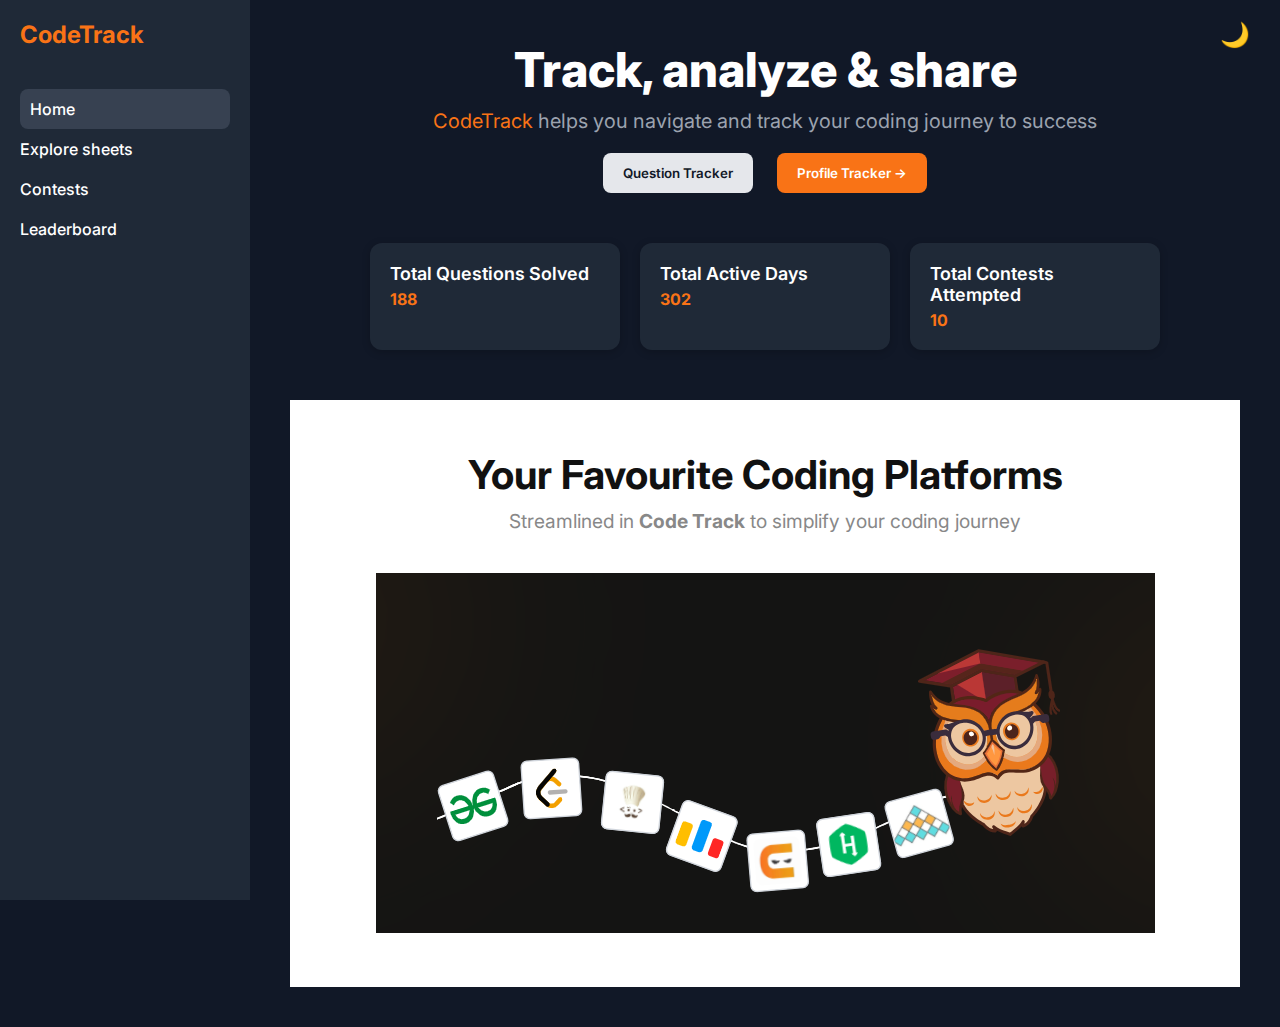
<file: index.html>
<!DOCTYPE html>
<html lang="en">

<head>
  <meta charset="UTF-8">
  <meta name="viewport" content="width=device-width, initial-scale=1.0">
  <title>CodeTrack - Contest Tracker</title>
  <link href="https://fonts.googleapis.com/css2?family=Inter:wght@400;600;800&display=swap" rel="stylesheet">
  <style>
    :root {
      --bg-color: #111827;
      --text-color: #ffffff;
      --sidebar-color: #1f2937;
      --hover-color: #374151;
      --accent-color: #f97316;
    }

    body.light {
      --bg-color: #ffffff;
      --text-color: #1f2937;
      --sidebar-color: #f3f4f6;
      --hover-color: #e5e7eb;
      --accent-color: #ef4444;
    }

    * {
      margin: 0;
      padding: 0;
      box-sizing: border-box;
      font-family: 'Inter', sans-serif;
    }

    body {
      background-color: var(--bg-color);
      color: var(--text-color);
      display: flex;
      transition: background-color 0.3s, color 0.3s;
    }

    /* Sidebar */
    aside {
      width: 250px;
      background-color: var(--sidebar-color);
      height: 100vh;
      padding: 20px;
    }

    aside h1 {
      font-size: 24px;
      color: var(--accent-color);
      margin-bottom: 40px;
    }

    nav a {
      display: block;
      padding: 10px 0;
      color: var(--text-color);
      text-decoration: none;
      font-weight: 500;
    }

    nav a:hover,
    nav a.active {
      background-color: var(--hover-color);
      border-radius: 8px;
      padding-left: 10px;
    }

    /* Theme icon in top-right corner */
    .theme-icon {
      position: fixed;
      top: 20px;
      right: 30px;
      font-size: 24px;
      cursor: pointer;
      color: var(--accent-color);
      transition: transform 0.3s;
    }

    .theme-icon:hover {
      transform: rotate(20deg);
    }

    main {
      flex-grow: 1;
      padding: 40px;
    }

    .hero {
      text-align: center;
      margin-bottom: 50px;
    }

    .hero h1 {
      font-size: 48px;
      font-weight: 800;
      margin-bottom: 10px;
    }

    .hero span {
      color: var(--accent-color);
    }

    .hero p {
      font-size: 20px;
      color: #9ca3af;
      margin-bottom: 20px;
    }

    .hero .buttons button {
      padding: 12px 20px;
      margin: 0 10px;
      font-weight: 600;
      border-radius: 8px;
      border: none;
      cursor: pointer;
    }

    .btn-question {
      background: #e5e7eb;
      color: #111827;
    }

    .btn-profile {
      background: var(--accent-color);
      color: #fff;
    }

    .cards-preview {
      display: flex;
      justify-content: center;
      gap: 20px;
      flex-wrap: wrap;
      margin-bottom: 50px;
    }

    .preview-box {
      background: var(--sidebar-color);
      padding: 20px;
      border-radius: 12px;
      box-shadow: 0 2px 8px rgba(0, 0, 0, 0.2);
      width: 250px;
      color: var(--text-color);
      color: #f97316;
    }

     .cards-preview .preview-box a {
  color: white !important;     /* forces the color to apply */
  text-decoration: none;
  font-size: 18px;
  font-weight: 600;
  display: inline-block;
  margin-bottom: 5px;
  transition: color 0.3s ease;
}

.cards-preview .preview-box a:hover {
  color: #e98137 !important;   /* hover color */
  text-decoration: underline;
}


  </style>
</head>

<body>
  <aside>
    <h1>CodeTrack</h1>
    <nav>
      <a href="index.html" class="active">Home</a>
      <a href="sheets.html">Explore sheets</a>
      <a href="contest.html">Contests</a>
      <a href="leaderboard.html">Leaderboard</a>
    </nav>
  </aside>

  <!-- Sun/Moon Theme Icon -->
  <div class="theme-icon" id="themeIcon" onclick="toggleTheme()">🌙</div>

  <main>
    <section class="hero">
      <h1>Track, analyze & share</h1>
      <p><span>CodeTrack</span> helps you navigate and track your coding journey to success</p>
      <div class="buttons">
        <button class="btn-question">Question Tracker</button>
        <button class="btn-profile">Profile Tracker →</button>
      </div>
    </section>

    <section class="cards-preview">
      <div class="preview-box">
        <a href="/question.html">Total Questions Solved</a>
        <p><strong>188</strong></p>
      </div>

      <div class="preview-box">
        <a href="/activeDays.html">Total Active Days</a>
        <p><strong>302</strong></p>
      </div>

      <div class="preview-box">
        <a href="/TotalContest.html">Total Contests Attempted</a>
        <p><strong>10</strong></p>
      </div>

    </section>

    <section id="coding-platforms" style="padding: 50px 20px; text-align: center; background-color: white;">
      <h2 style="font-size: 2.5em; margin-bottom: 10px; color: #111;">Your Favourite Coding Platforms</h2>
      <p style="font-size: 1.2em; color: #888; margin-bottom: 40px;">
        Streamlined in <strong>Code Track</strong> to simplify your coding journey
      </p>
      <img src="/owl-black-final.PNG" alt="Coding Platforms" style="max-width: 90%; height: auto;" />
    </section>
  </main>

  <script>
    function toggleTheme() {
      document.body.classList.toggle('light');
      const icon = document.getElementById('themeIcon');
      if (document.body.classList.contains('light')) {
        icon.textContent = '☀️';
      } else {
        icon.textContent = '🌙';
      }
    }
  </script>
</body>

</html>
</file>
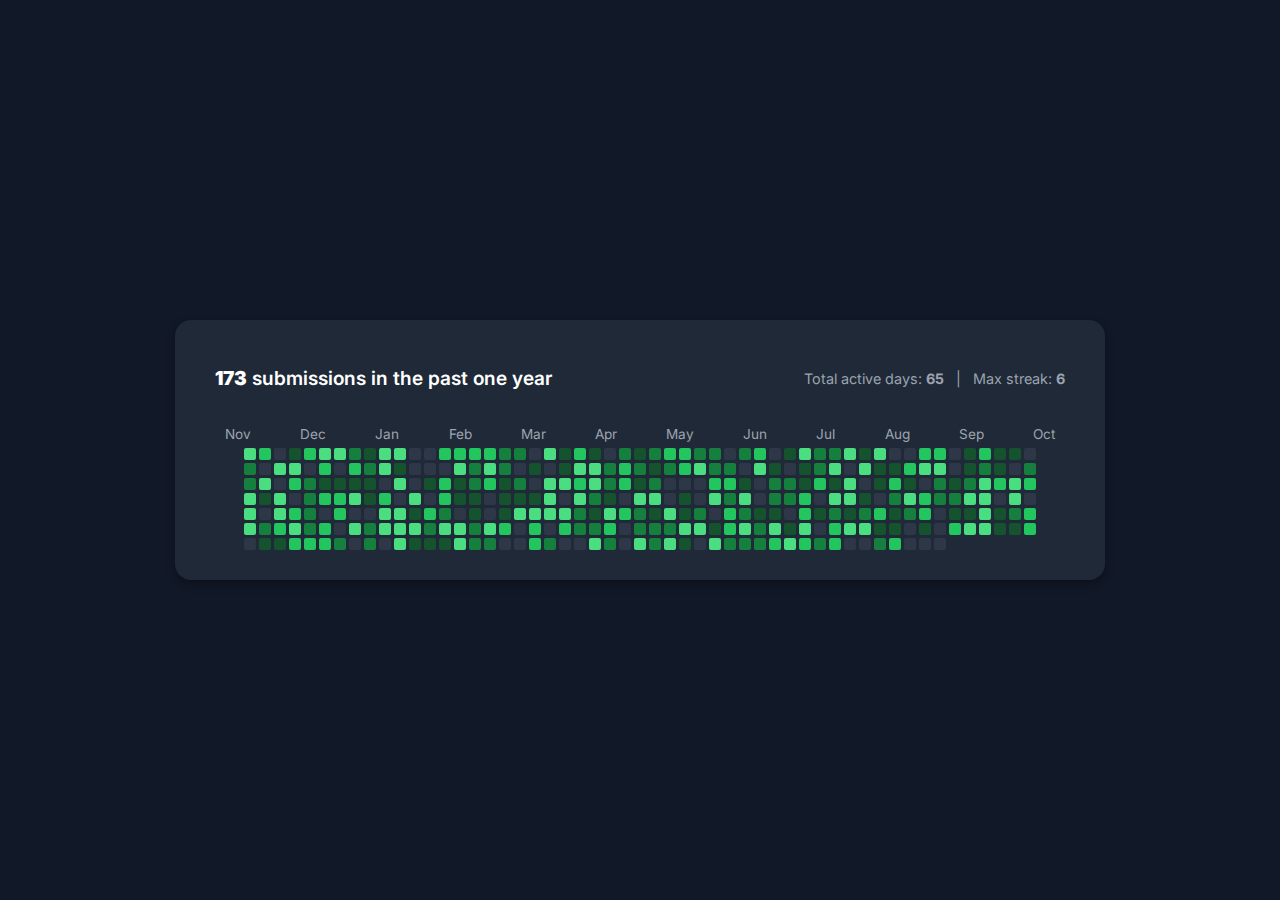
<file: activeDays.html>
<!DOCTYPE html>
<html lang="en">
<head>
  <meta charset="UTF-8">
  <meta name="viewport" content="width=device-width, initial-scale=1.0">
  <title>Active Days - CodeTrack</title>
  <link href="https://fonts.googleapis.com/css2?family=Inter:wght@400;600;800&display=swap" rel="stylesheet">
  <style>
    body {
      background-color: #111827;
      color: #fff;
      font-family: 'Inter', sans-serif;
      display: flex;
      justify-content: center;
      align-items: center;
      height: 100vh;
      margin: 0;
    }

    .heatmap-container {
      background-color: #1f2937;
      padding: 30px 40px;
      border-radius: 16px;
      box-shadow: 0 4px 10px rgba(0, 0, 0, 0.3);
      width: 90%;
      max-width: 850px;
    }

    .heatmap-header {
      display: flex;
      justify-content: space-between;
      align-items: center;
      margin-bottom: 20px;
    }

    .heatmap-header h2 {
      font-size: 1.2em;
      font-weight: 600;
    }

    .stats {
      font-size: 0.9em;
      color: #9ca3af;
    }

    .months {
      display: flex;
      justify-content: space-between;
      font-size: 0.85em;
      color: #9ca3af;
      margin-bottom: 6px;
      padding: 0 10px;
    }

    .grid {
      display: grid;
      grid-template-columns: repeat(53, 12px);
      grid-gap: 3px;
      justify-content: center;
    }

    .day {
      width: 12px;
      height: 12px;
      border-radius: 2px;
      background-color: #2d3748;
      transition: background 0.2s ease;
    }

    .level-1 { background-color: #14532d; }  /* Light green */
    .level-2 { background-color: #15803d; }  /* Medium */
    .level-3 { background-color: #22c55e; }  /* Brighter green */
    .level-4 { background-color: #4ade80; }  /* High activity */
  </style>
</head>
<body>
  <div class="heatmap-container">
    <div class="heatmap-header">
      <h2><strong>173</strong> submissions in the past one year</h2>
      <div class="stats">
        Total active days: <strong>65</strong> &nbsp;&nbsp;|&nbsp;&nbsp; Max streak: <strong>6</strong>
      </div>
    </div>

    <div class="months">
      <span>Nov</span><span>Dec</span><span>Jan</span><span>Feb</span><span>Mar</span>
      <span>Apr</span><span>May</span><span>Jun</span><span>Jul</span><span>Aug</span>
      <span>Sep</span><span>Oct</span>
    </div>

    <div class="grid" id="heatmap"></div>
  </div>

  <script>
    const grid = document.getElementById("heatmap");

    // Create 365 squares
    for (let i = 0; i < 365; i++) {
      const div = document.createElement("div");
      div.classList.add("day");

      // Randomly assign activity levels for visual variety
      const activity = Math.random();
      if (activity > 0.8) div.classList.add("level-4");
      else if (activity > 0.6) div.classList.add("level-3");
      else if (activity > 0.4) div.classList.add("level-2");
      else if (activity > 0.2) div.classList.add("level-1");

      grid.appendChild(div);
    }
  </script>
</body>
</html>
</file>
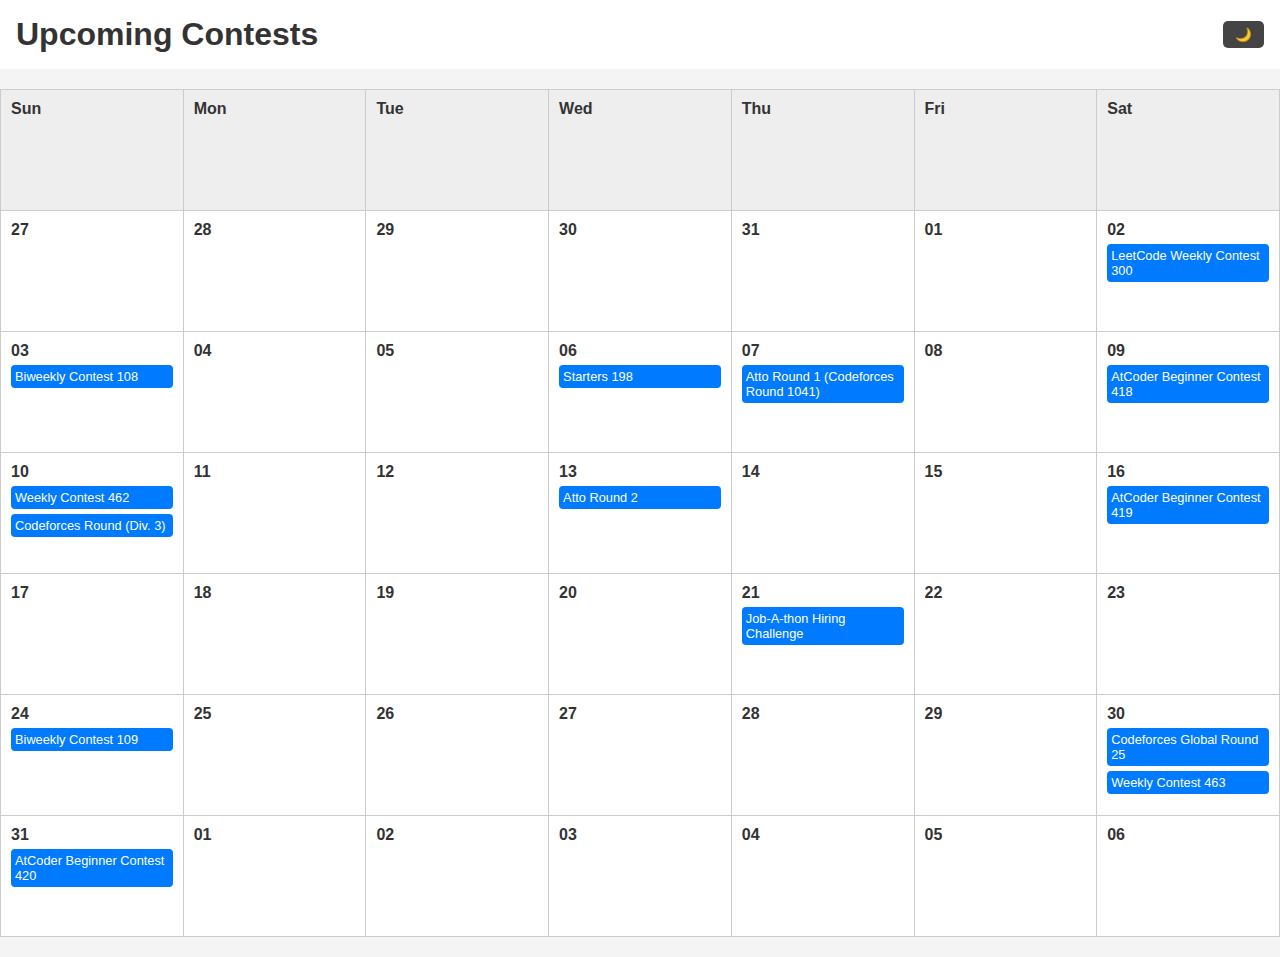
<file: contest.html>
<!DOCTYPE html>
<html lang="en">
<head>
  <meta charset="UTF-8">
  <title>CodeTrack - Calendar View</title>
  <style>
    body {
      font-family: 'Segoe UI', sans-serif;
      margin: 0;
      padding: 0;
      background-color: #f4f4f4;
      color: #333;
      transition: all 0.3s ease;
    }
    .dark-mode {
      background-color: #121212;
      color: white;
    }
    header {
      display: flex;
      justify-content: space-between;
      align-items: center;
      padding: 16px;
      background-color: #fff;
    }
    .dark-mode header {
      background-color: #222;
    }
    h1 {
      margin: 0;
    }
    .toggle-btn {
      padding: 6px 12px;
      cursor: pointer;
      border: none;
      background-color: #444;
      color: #fff;
      border-radius: 5px;
    }
    .calendar {
      width: 100%;
      border-collapse: collapse;
      margin: 20px auto;
      table-layout: fixed;
    }
    .calendar th, .calendar td {
      border: 1px solid #ccc;
      padding: 10px;
      height: 100px;
      vertical-align: top;
      text-align: left;
    }
    .calendar th {
      background-color: #eee;
    }
    .dark-mode .calendar th {
      background-color: #333;
    }
    .calendar td {
      background-color: #fff;
    }
    .dark-mode .calendar td {
      background-color: #1e1e1e;
    }
    .event {
      background-color: #007bff;
      color: white;
      padding: 4px;
      border-radius: 4px;
      font-size: 0.8em;
      margin-top: 5px;
    }
  </style>
</head>
<body>
  <header>
    <h1>Upcoming Contests</h1>
    <button class="toggle-btn" onclick="toggleDarkMode()">🌙</button>
  </header>

  <table class="calendar" id="calendar">
    <thead>
      <tr>
        <th>Sun</th><th>Mon</th><th>Tue</th><th>Wed</th><th>Thu</th><th>Fri</th><th>Sat</th>
      </tr>
    </thead>
    <tbody id="calendar-body">
      <!-- Calendar rows go here -->
    </tbody>
  </table>

  <script>
    const startDate = new Date(2025, 6, 27); // July 27, 2025

    const contests = {
      "02-08-2025": ["LeetCode Weekly Contest 300"],
      "03-08-2025": ["Biweekly Contest 108"],
      "06-08-2025": ["Starters 198"],
      "07-08-2025": ["Atto Round 1 (Codeforces Round 1041)"],
      "09-08-2025": ["AtCoder Beginner Contest 418"],
      "10-08-2025": ["Weekly Contest 462", "Codeforces Round (Div. 3)"],
      "13-08-2025": ["Atto Round 2"],
      "16-08-2025": ["AtCoder Beginner Contest 419"],
      "21-08-2025": ["Job-A-thon Hiring Challenge"],
      "24-08-2025": ["Biweekly Contest 109"],
      "30-08-2025": ["Codeforces Global Round 25", "Weekly Contest 463"],
      "31-08-2025": ["AtCoder Beginner Contest 420"]
    };

    function generateCalendar() {
      const tbody = document.getElementById("calendar-body");
      tbody.innerHTML = '';
      let day = new Date(startDate);
      for (let week = 0; week < 6; week++) {
        let row = "<tr>";
        for (let d = 0; d < 7; d++) {
          const dd = String(day.getDate()).padStart(2, '0');
          const mm = String(day.getMonth() + 1).padStart(2, '0');
          const yyyy = day.getFullYear();
          const key = `${dd}-${mm}-${yyyy}`;
          let events = "";
          if (contests[key]) {
            contests[key].forEach(name => {
              events += `<div class="event">${name}</div>`;
            });
          }
          row += `<td><strong>${dd}</strong>${events}</td>`;
          day.setDate(day.getDate() + 1);
        }
        row += "</tr>";
        tbody.innerHTML += row;
      }
    }

    function toggleDarkMode() {
      document.body.classList.toggle('dark-mode');
    }

    generateCalendar();
  </script>
</body>
</html>
</file>
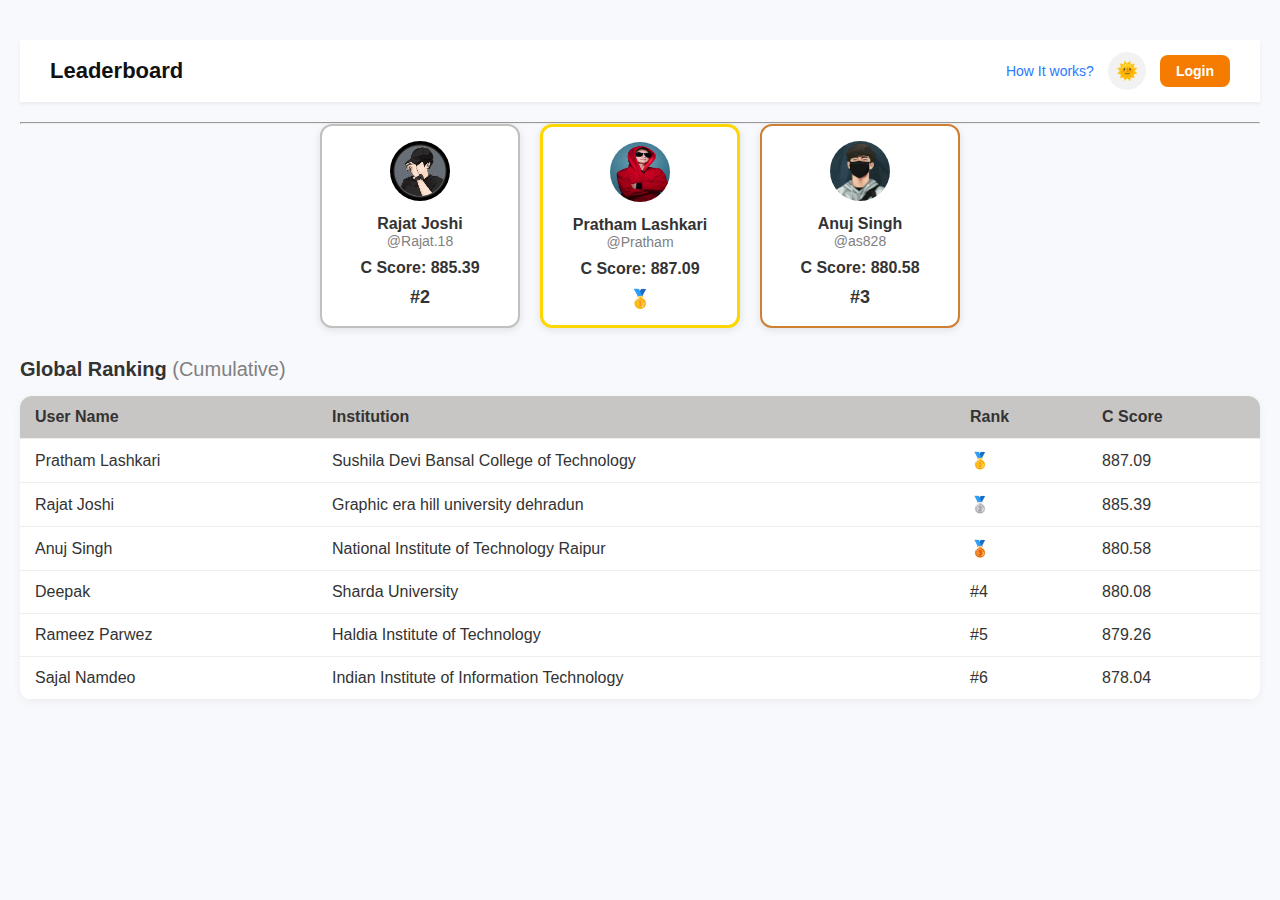
<file: leaderboard.html>
<!DOCTYPE html>
<html lang="en">
<head>
  <meta charset="UTF-8" />
  <meta name="viewport" content="width=device-width, initial-scale=1.0"/>
  <title>Leaderboard</title>
  <link rel="stylesheet" href="styleLeaderBoard.css" />
</head>
<body>
  <header>
    <!-- <h1>Leaderboard</h1> -->
  </header>
  <header class="navbar">
  <div class="nav-left">
    <h1>Leaderboard</h1>
  </div>
  <div class="nav-right">
    <a href="#" class="how-it-works">How It works?</a>
    <button class="dark-toggle" id="themeToggle">🌞</button>
    <button class="login-btn">Login</button>
  </div>
</header>
<hr />


  <section class="top-three">
    <div class="card second">
      <img src="/profile pic.jpg" alt="Rajat Joshi">
      <h3>Rajat Joshi</h3>
      <p>@Rajat.18</p>
      <div class="score">C Score: <strong>885.39</strong></div>
      <div class="rank">#2</div>
    </div>
    <div class="card first">
      <img src="/profile-pic-2.avif" alt="Pratham">
      <h3>Pratham Lashkari</h3>
      <p>@Pratham</p>
      <div class="score">C Score: <strong>887.09</strong></div>
      <div class="rank gold">🥇</div>
    </div>
    <div class="card third">
      <img src="/profile-pic-3.webp" alt="Anuj Singh">
      <h3>Anuj Singh</h3>
      <p>@as828</p>
      <div class="score">C Score: <strong>880.58</strong></div>
      <div class="rank">#3</div>
    </div>
  </section>

  <section class="global-ranking">
    <h2>Global Ranking <span>(Cumulative)</span></h2>
    <table>
      <thead>
        <tr>
          <th>User Name</th>
          <th>Institution</th>
          <th class="Rank">Rank</th>
          <th>C Score</th>
        </tr>
      </thead>
      <tbody>
        <tr>
          <td>Pratham Lashkari</td>
          <td>Sushila Devi Bansal College of Technology</td>
          <td>🥇</td>
          <td>887.09</td>
        </tr>
        <tr>
          <td>Rajat Joshi</td>
          <td>Graphic era hill university dehradun</td>
          <td>🥈</td>
          <td>885.39</td>
        </tr>
        <tr>
          <td>Anuj Singh</td>
          <td>National Institute of Technology Raipur</td>
          <td>🥉</td>
          <td>880.58</td>
        </tr>
        <tr>
          <td>Deepak</td>
          <td>Sharda University</td>
          <td>#4</td>
          <td>880.08</td>
        </tr>
        <tr>
          <td>Rameez Parwez</td>
          <td>Haldia Institute of Technology</td>
          <td>#5</td>
          <td>879.26</td>
        </tr>
        <tr>
          <td>Sajal Namdeo</td>
          <td>Indian Institute of Information Technology</td>
          <td>#6</td>
          <td>878.04</td>
        </tr>
      </tbody>
    </table>
  </section>
  <script>
  const toggleBtn = document.getElementById("themeToggle");
  toggleBtn.addEventListener("click", () => {
    document.body.classList.toggle("dark-mode");
    toggleBtn.textContent = document.body.classList.contains("dark-mode") ? "🌙" : "🌞";
  });
</script>

</body>
</html>
</file>
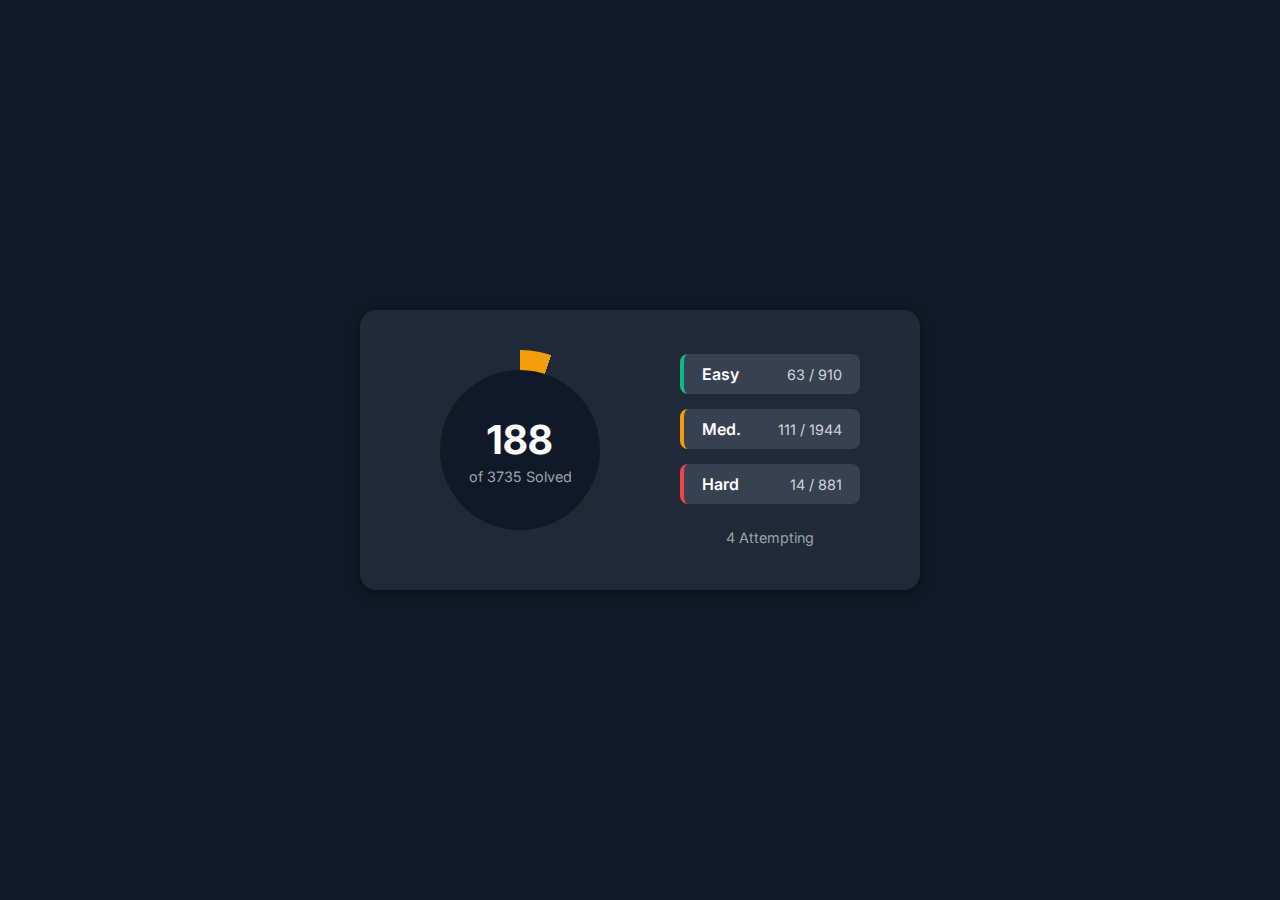
<file: question.html>
<!DOCTYPE html>
<html lang="en">
<head>
  <meta charset="UTF-8">
  <meta name="viewport" content="width=device-width, initial-scale=1.0">
  <title>Questions Solved - CodeTrack</title>
  <link href="https://fonts.googleapis.com/css2?family=Inter:wght@400;600;800&display=swap" rel="stylesheet">
  <style>
    body {
      background-color: #111827;
      color: white;
      font-family: 'Inter', sans-serif;
      display: flex;
      justify-content: center;
      align-items: center;
      height: 100vh;
      margin: 0;
    }

    .stats-container {
      background: #1f2937;
      border-radius: 16px;
      padding: 40px 60px;
      display: flex;
      gap: 60px;
      align-items: center;
      box-shadow: 0 4px 12px rgba(0,0,0,0.3);
    }

    .circle {
      position: relative;
      width: 200px;
      height: 200px;
      border-radius: 50%;
      background: conic-gradient(
        #f59e0b calc((188 / 3735) * 360deg),
        #1f2937 0
      );
      display: flex;
      align-items: center;
      justify-content: center;
    }

    .circle-inner {
      position: absolute;
      width: 160px;
      height: 160px;
      background: #111827;
      border-radius: 50%;
      display: flex;
      flex-direction: column;
      align-items: center;
      justify-content: center;
    }

    .circle-inner h1 {
      font-size: 2.5em;
      margin: 0;
    }

    .circle-inner p {
      color: #9ca3af;
      font-size: 0.9em;
      margin: 4px 0 0 0;
    }

    .difficulty-boxes {
      display: flex;
      flex-direction: column;
      gap: 15px;
    }

    .difficulty {
      background: #374151;
      padding: 10px 18px;
      border-radius: 8px;
      display: flex;
      justify-content: space-between;
      align-items: center;
      width: 140px;
    }

    .difficulty.easy {
      border-left: 4px solid #10b981;
    }
    .difficulty.medium {
      border-left: 4px solid #f59e0b;
    }
    .difficulty.hard {
      border-left: 4px solid #ef4444;
    }

    .difficulty span {
      font-weight: 600;
    }

    .difficulty p {
      margin: 0;
      font-size: 0.9em;
      color: #d1d5db;
    }

    .attempting {
      text-align: center;
      margin-top: 10px;
      color: #9ca3af;
      font-size: 0.9em;
    }
  </style>
</head>
<body>
  <div class="stats-container">
    <div class="circle">
      <div class="circle-inner">
        <h1>188</h1>
        <p>of 3735 Solved</p>
      </div>
    </div>
    <div class="difficulty-boxes">
      <div class="difficulty easy">
        <span>Easy</span>
        <p>63 / 910</p>
      </div>
      <div class="difficulty medium">
        <span>Med.</span>
        <p>111 / 1944</p>
      </div>
      <div class="difficulty hard">
        <span>Hard</span>
        <p>14 / 881</p>
      </div>
      <div class="attempting">4 Attempting</div>
    </div>
  </div>
</body>
</html>
</file>
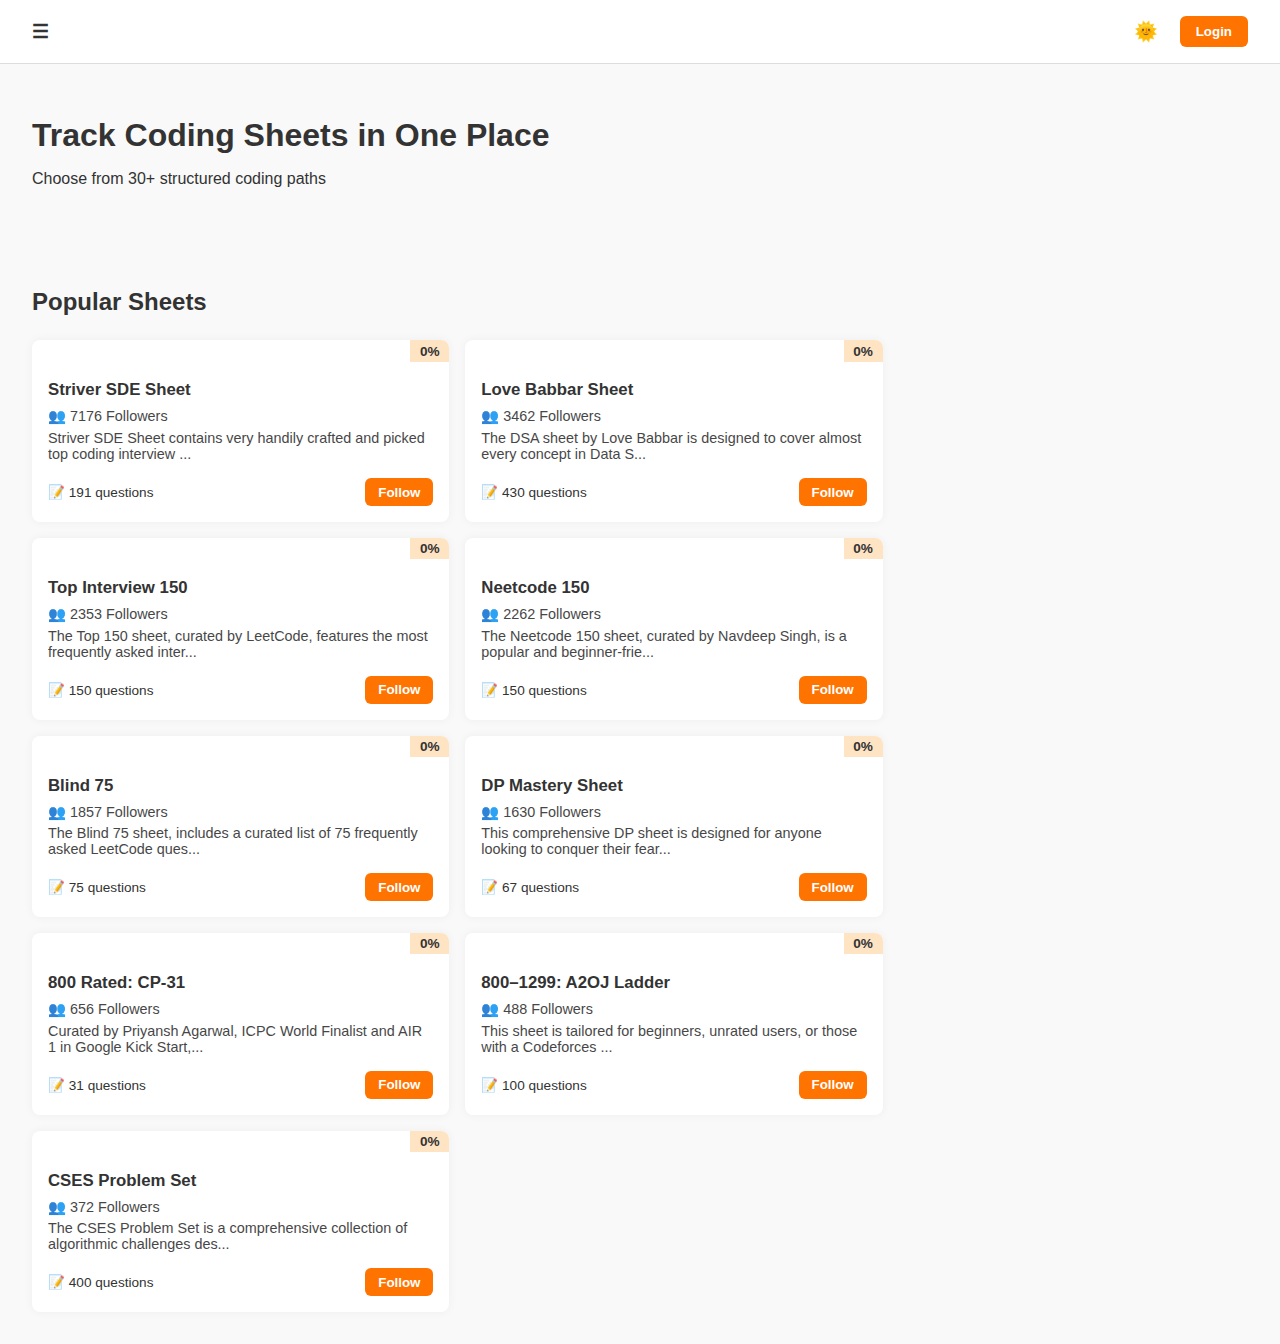
<file: sheets.html>
<!DOCTYPE html>
<html lang="en">
<head>
  <meta charset="UTF-8" />
  <meta name="viewport" content="width=device-width, initial-scale=1.0"/>
  <title>Explore Sheets - CodeTrack</title>
  <style>
    :root {
      --primary: #ff7300;
      --light-bg: #f9f9f9;
      --dark-bg: #1e1e1e;
      --light-text: #333;
      --dark-text: #f9f9f9;
      --card-bg: #fff;
      --card-dark-bg: #2c2c2c;
    }

    body {
      margin: 0;
      font-family: 'Segoe UI', sans-serif;
      background-color: var(--light-bg);
      color: var(--light-text);
      transition: all 0.3s ease;
    }

    body.dark {
      background-color: var(--dark-bg);
      color: var(--dark-text);
    }

    header {
      display: flex;
      justify-content: space-between;
      align-items: center;
      padding: 1rem 2rem;
      background-color: #fff;
      border-bottom: 1px solid #ddd;
    }

    body.dark header {
      background-color: #121212;
      border-color: #333;
    }

    .logo {
      font-size: 1.2rem;
      font-weight: bold;
    }

    .top-controls {
      display: flex;
      align-items: center;
      gap: 1rem;
    }

    .toggle-btn {
      background: none;
      border: none;
      cursor: pointer;
      font-size: 1.2rem;
    }

    .login-btn {
      background-color: var(--primary);
      color: #fff;
      border: none;
      padding: 0.5rem 1rem;
      border-radius: 6px;
      cursor: pointer;
      font-weight: 600;
    }

    .hero {
      padding: 2rem;
    }

    .hero h1 {
      margin-bottom: 0.5rem;
    }

    .sheet-section {
      padding: 2rem;
    }

    .sheet-section h2 {
      margin-bottom: 1.5rem;
      font-size: 1.5rem;
    }

    .sheet-grid {
      display: flex;
      flex-wrap: wrap;
      gap: 1rem;
    }

    .sheet-card {
      background-color: var(--card-bg);
      border-radius: 8px;
      padding: 1rem;
      width: calc(33% - 1rem);
      box-shadow: 0 0 10px rgba(0,0,0,0.05);
      position: relative;
      transition: transform 0.2s;
    }

    body.dark .sheet-card {
      background-color: var(--card-dark-bg);
    }

    .sheet-card:hover {
      transform: translateY(-3px);
    }

    .sheet-header {
      background: #ffe4c4;
      position: absolute;
      top: 0;
      right: 0;
      padding: 0.2rem 0.6rem;
      font-size: 0.85rem;
      font-weight: bold;
      border-top-right-radius: 8px;
    }

    .sheet-card h3 {
      margin-top: 1.5rem;
      margin-bottom: 0.5rem;
      font-size: 1.05rem;
    }

    .sheet-card p {
      margin: 0.3rem 0;
      font-size: 0.9rem;
      opacity: 0.9;
    }

    .sheet-footer {
      margin-top: 1rem;
      display: flex;
      justify-content: space-between;
      align-items: center;
      font-size: 0.85rem;
    }

    .follow-btn {
      background-color: var(--primary);
      color: white;
      border: none;
      border-radius: 6px;
      padding: 0.4rem 0.8rem;
      font-weight: 600;
      cursor: pointer;
    }

    @media (max-width: 900px) {
      .sheet-card {
        width: calc(50% - 1rem);
      }
    }

    @media (max-width: 600px) {
      .sheet-card {
        width: 100%;
      }
    }
  </style>
</head>
<body>
  <header>
    <div class="logo">☰</div>
    <div class="top-controls">
      <button class="toggle-btn" onclick="toggleDarkMode()">🌞</button>
      <button class="login-btn">Login</button>
    </div>
  </header>

  <section class="hero">
    <h1>Track Coding Sheets in One Place</h1>
    <p>Choose from 30+ structured coding paths</p>
  </section>

  <section class="sheet-section">
    <h2>Popular Sheets</h2>
    <div class="sheet-grid">
      <!-- Existing 6 cards -->
      <div class="sheet-card">
        <div class="sheet-header">0%</div>
        <h3>Striver SDE Sheet</h3>
        <p>👥 7176 Followers</p>
        <p>Striver SDE Sheet contains very handily crafted and picked top coding interview ...</p>
        <div class="sheet-footer">
          📝 191 questions
          <button class="follow-btn">Follow</button>
        </div>
      </div>

      <div class="sheet-card">
        <div class="sheet-header">0%</div>
        <h3>Love Babbar Sheet</h3>
        <p>👥 3462 Followers</p>
        <p>The DSA sheet by Love Babbar is designed to cover almost every concept in Data S...</p>
        <div class="sheet-footer">
          📝 430 questions
          <button class="follow-btn">Follow</button>
        </div>
      </div>

      <div class="sheet-card">
        <div class="sheet-header">0%</div>
        <h3>Top Interview 150</h3>
        <p>👥 2353 Followers</p>
        <p>The Top 150 sheet, curated by LeetCode, features the most frequently asked inter...</p>
        <div class="sheet-footer">
          📝 150 questions
          <button class="follow-btn">Follow</button>
        </div>
      </div>

      <div class="sheet-card">
        <div class="sheet-header">0%</div>
        <h3>Neetcode 150</h3>
        <p>👥 2262 Followers</p>
        <p>The Neetcode 150 sheet, curated by Navdeep Singh, is a popular and beginner-frie...</p>
        <div class="sheet-footer">
          📝 150 questions
          <button class="follow-btn">Follow</button>
        </div>
      </div>

      <div class="sheet-card">
        <div class="sheet-header">0%</div>
        <h3>Blind 75</h3>
        <p>👥 1857 Followers</p>
        <p>The Blind 75 sheet, includes a curated list of 75 frequently asked LeetCode ques...</p>
        <div class="sheet-footer">
          📝 75 questions
          <button class="follow-btn">Follow</button>
        </div>
      </div>

      <div class="sheet-card">
        <div class="sheet-header">0%</div>
        <h3>DP Mastery Sheet</h3>
        <p>👥 1630 Followers</p>
        <p>This comprehensive DP sheet is designed for anyone looking to conquer their fear...</p>
        <div class="sheet-footer">
          📝 67 questions
          <button class="follow-btn">Follow</button>
        </div>
      </div>

      <!-- Newly added 3 cards -->
      <div class="sheet-card">
        <div class="sheet-header">0%</div>
        <h3>800 Rated: CP-31</h3>
        <p>👥 656 Followers</p>
        <p>Curated by Priyansh Agarwal, ICPC World Finalist and AIR 1 in Google Kick Start,...</p>
        <div class="sheet-footer">
          📝 31 questions
          <button class="follow-btn">Follow</button>
        </div>
      </div>

      <div class="sheet-card">
        <div class="sheet-header">0%</div>
        <h3>800–1299: A2OJ Ladder</h3>
        <p>👥 488 Followers</p>
        <p>This sheet is tailored for beginners, unrated users, or those with a Codeforces ...</p>
        <div class="sheet-footer">
          📝 100 questions
          <button class="follow-btn">Follow</button>
        </div>
      </div>

      <div class="sheet-card">
        <div class="sheet-header">0%</div>
        <h3>CSES Problem Set</h3>
        <p>👥 372 Followers</p>
        <p>The CSES Problem Set is a comprehensive collection of algorithmic challenges des...</p>
        <div class="sheet-footer">
          📝 400 questions
          <button class="follow-btn">Follow</button>
        </div>
      </div>
    </div>
  </section>

  <script>
    function toggleDarkMode() {
      document.body.classList.toggle('dark');
    }
  </script>
</body>
</html>
</file>
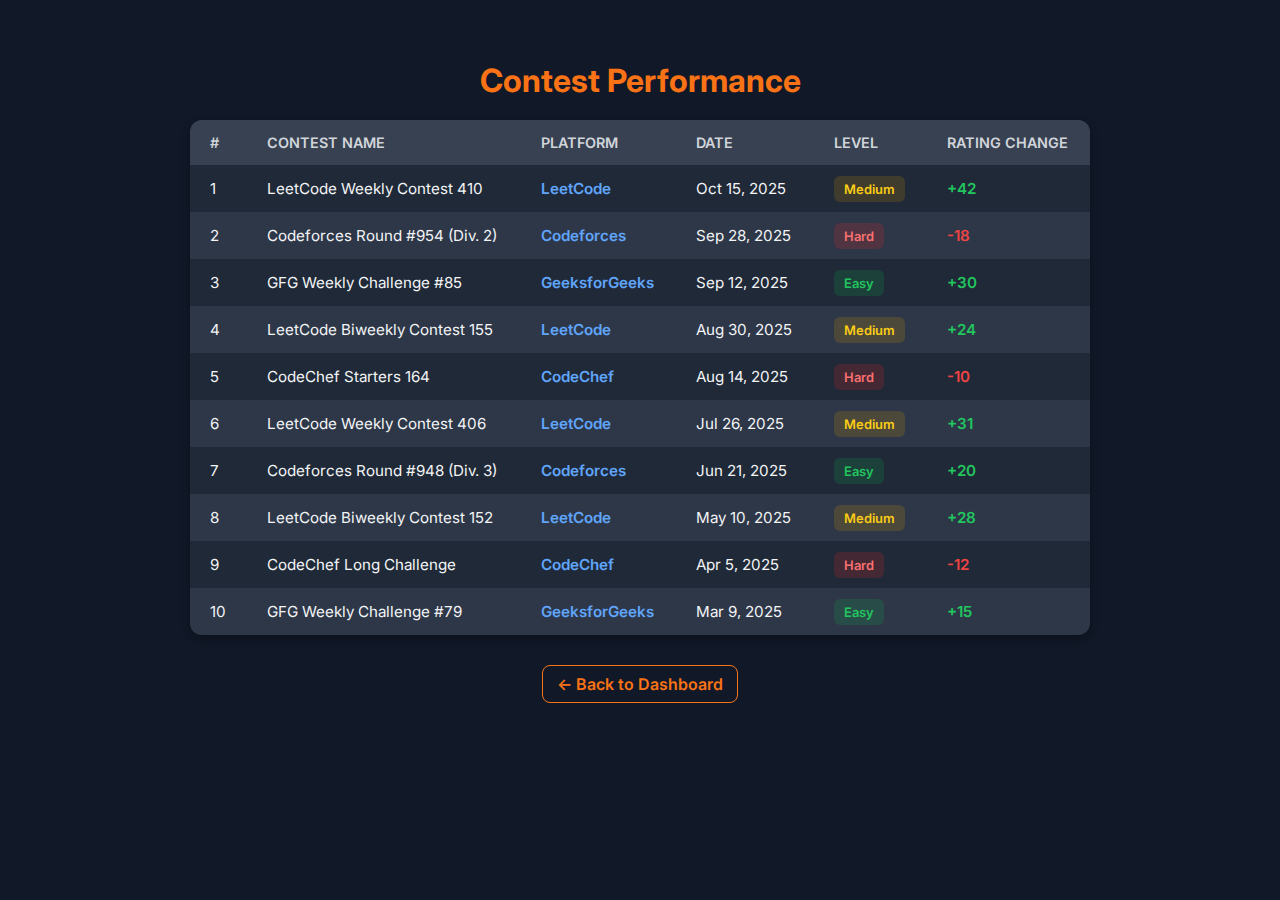
<file: TotalContest.html>
<!DOCTYPE html>
<html lang="en">
<head>
  <meta charset="UTF-8" />
  <meta name="viewport" content="width=device-width, initial-scale=1.0" />
  <title>Contests - CodeTrack</title>
  <link href="https://fonts.googleapis.com/css2?family=Inter:wght@400;600;800&display=swap" rel="stylesheet" />
  <style>
    body {
      background-color: #111827;
      color: #fff;
      font-family: 'Inter', sans-serif;
      margin: 0;
      padding: 40px;
      display: flex;
      flex-direction: column;
      align-items: center;
    }

    h1 {
      font-size: 2em;
      font-weight: 700;
      margin-bottom: 20px;
      color: #f97316;
    }

    .contest-table {
      width: 90%;
      max-width: 900px;
      background-color: #1f2937;
      border-radius: 12px;
      overflow: hidden;
      box-shadow: 0 4px 10px rgba(0, 0, 0, 0.3);
    }

    table {
      width: 100%;
      border-collapse: collapse;
    }

    th, td {
      padding: 14px 20px;
      text-align: left;
    }

    th {
      background-color: #374151;
      color: #d1d5db;
      font-weight: 600;
      text-transform: uppercase;
      font-size: 0.9em;
    }

    tr:nth-child(even) {
      background-color: #2d3748;
    }

    tr:hover {
      background-color: #374151;
      transition: background 0.3s ease;
    }

    td {
      color: #f3f4f6;
      font-size: 0.95em;
    }

    .rating-up {
      color: #22c55e;
      font-weight: 600;
    }

    .rating-down {
      color: #ef4444;
      font-weight: 600;
    }

    .level {
      padding: 5px 10px;
      border-radius: 6px;
      font-size: 0.85em;
      font-weight: 600;
    }

    .easy { background: #16a34a33; color: #22c55e; }
    .medium { background: #ca8a0433; color: #facc15; }
    .hard { background: #dc262633; color: #f87171; }

    .platform {
      font-weight: 600;
      color: #60a5fa;
    }

    a.back-btn {
      color: #f97316;
      text-decoration: none;
      margin-top: 30px;
      font-weight: 600;
      border: 1px solid #f97316;
      padding: 8px 14px;
      border-radius: 8px;
      transition: all 0.3s;
    }

    a.back-btn:hover {
      background-color: #f97316;
      color: #111827;
    }
  </style>
</head>
<body>
  <h1>Contest Performance</h1>

  <div class="contest-table">
    <table>
      <thead>
        <tr>
          <th>#</th>
          <th>Contest Name</th>
          <th>Platform</th>
          <th>Date</th>
          <th>Level</th>
          <th>Rating Change</th>
        </tr>
      </thead>
      <tbody>
        <tr>
          <td>1</td>
          <td>LeetCode Weekly Contest 410</td>
          <td class="platform">LeetCode</td>
          <td>Oct 15, 2025</td>
          <td><span class="level medium">Medium</span></td>
          <td class="rating-up">+42</td>
        </tr>
        <tr>
          <td>2</td>
          <td>Codeforces Round #954 (Div. 2)</td>
          <td class="platform">Codeforces</td>
          <td>Sep 28, 2025</td>
          <td><span class="level hard">Hard</span></td>
          <td class="rating-down">-18</td>
        </tr>
        <tr>
          <td>3</td>
          <td>GFG Weekly Challenge #85</td>
          <td class="platform">GeeksforGeeks</td>
          <td>Sep 12, 2025</td>
          <td><span class="level easy">Easy</span></td>
          <td class="rating-up">+30</td>
        </tr>
        <tr>
          <td>4</td>
          <td>LeetCode Biweekly Contest 155</td>
          <td class="platform">LeetCode</td>
          <td>Aug 30, 2025</td>
          <td><span class="level medium">Medium</span></td>
          <td class="rating-up">+24</td>
        </tr>
        <tr>
          <td>5</td>
          <td>CodeChef Starters 164</td>
          <td class="platform">CodeChef</td>
          <td>Aug 14, 2025</td>
          <td><span class="level hard">Hard</span></td>
          <td class="rating-down">-10</td>
        </tr>
        <tr>
          <td>6</td>
          <td>LeetCode Weekly Contest 406</td>
          <td class="platform">LeetCode</td>
          <td>Jul 26, 2025</td>
          <td><span class="level medium">Medium</span></td>
          <td class="rating-up">+31</td>
        </tr>
        <tr>
          <td>7</td>
          <td>Codeforces Round #948 (Div. 3)</td>
          <td class="platform">Codeforces</td>
          <td>Jun 21, 2025</td>
          <td><span class="level easy">Easy</span></td>
          <td class="rating-up">+20</td>
        </tr>
        <tr>
          <td>8</td>
          <td>LeetCode Biweekly Contest 152</td>
          <td class="platform">LeetCode</td>
          <td>May 10, 2025</td>
          <td><span class="level medium">Medium</span></td>
          <td class="rating-up">+28</td>
        </tr>
        <tr>
          <td>9</td>
          <td>CodeChef Long Challenge</td>
          <td class="platform">CodeChef</td>
          <td>Apr 5, 2025</td>
          <td><span class="level hard">Hard</span></td>
          <td class="rating-down">-12</td>
        </tr>
        <tr>
          <td>10</td>
          <td>GFG Weekly Challenge #79</td>
          <td class="platform">GeeksforGeeks</td>
          <td>Mar 9, 2025</td>
          <td><span class="level easy">Easy</span></td>
          <td class="rating-up">+15</td>
        </tr>
      </tbody>
    </table>
  </div>

  <a href="index.html" class="back-btn">← Back to Dashboard</a>
</body>
</html>
</file>
<file: styleLeaderBoard.css>
* {
  box-sizing: border-box;
  margin: 0;
  padding: 0;
  font-family: 'Segoe UI', sans-serif;
}

body {
  background-color: #f8f9fc;
  padding: 20px;
  color: #333;
}

header {
  text-align: center;
  margin-bottom: 20px;
}

.top-three {
  display: flex;
  justify-content: center;
  gap: 20px;
  margin-bottom: 30px;
}

.card {
  background-color: white;
  padding: 15px;
  border-radius: 12px;
  box-shadow: 0 2px 8px rgba(0,0,0,0.1);
  width: 200px;
  text-align: center;
}

.card img {
  border-radius: 50%;
  width: 60px;
  height: 60px;
}

.card h3 {
  margin-top: 10px;
  font-size: 16px;
}

.card p {
  color: gray;
  font-size: 14px;
  margin-bottom: 10px;
}

.card .score {
  margin: 10px 0;
  font-weight: bold;
}

.card .rank {
  font-size: 18px;
  font-weight: bold;
}

.card.first {
  border: 3px solid gold;
}

.card.second {
  border: 2px solid silver;
}

.card.third {
  border: 2px solid #cd7f32; /* bronze */
}

.global-ranking {
  margin-top: 30px;
}

.global-ranking h2 {
  font-size: 20px;
  margin-bottom: 15px;
}

.global-ranking span {
  font-weight: normal;
  color: gray;
}

table {
  width: 100%;
  border-collapse: collapse;
  background-color: white;
  border-radius: 12px;
  overflow: hidden;
  box-shadow: 0 2px 10px rgba(0,0,0,0.05);
}

th, td {
  padding: 12px 15px;
  text-align: left;
  border-bottom: 1px solid #eee;
}

th {
  background-color: #c7c6c5;
  font-weight: bold;
}


/* Navbar Styling */
.navbar {
  display: flex;
  justify-content: space-between;
  align-items: center;
  padding: 12px 30px;
  background-color: white;
  box-shadow: 0 2px 4px rgba(0, 0, 0, 0.06);
}

.nav-left h1 {
  font-size: 22px;
  font-weight: 700;
  color: #111;
}

.nav-right {
  display: flex;
  align-items: center;
  gap: 14px;
}

.how-it-works {
  color: #2979ff;
  text-decoration: none;
  font-weight: 500;
  font-size: 14px;
  transition: color 0.2s;
}

.how-it-works:hover {
  color: #1a5edb;
  text-decoration: underline;
}

.dark-toggle {
  background-color: #f2f2f2;
  border: none;
  border-radius: 50%;
  padding: 8px;
  font-size: 18px;
  cursor: pointer;
  transition: background 0.3s;
}

.dark-toggle:hover {
  background-color: #ddd;
}

.login-btn {
  background-color: #f57c00;
  border: none;
  color: white;
  padding: 8px 16px;
  border-radius: 8px;
  font-weight: 600;
  font-size: 14px;
  cursor: pointer;
  transition: background 0.3s;
}

.login-btn:hover {
  background-color: #e06e00;
}

/* Dark Mode Styling */
/* Dark mode heading style */
body.dark-mode .nav-left h1 {
  background-color: black;
  color: white;
  padding: 6px 12px;
  border-radius: 8px;
}


body.dark-mode .navbar {
  background-color: #2c2c2c;
}

body.dark-mode .card {
  background-color: #2a2a2a;
  color: white;
}

body.dark-mode table {
  background-color: #2b2b2b;
  color: white;
}

body.dark-mode th {
  background-color: #3a3a3a;
}

body.dark-mode td {
  border-bottom: 1px solid #444;
}

body.dark-mode .dark-toggle {
  background-color: #444;
  color: white;
}

body.dark-mode .login-btn {
  background-color: #f57c00;
}
</file>
